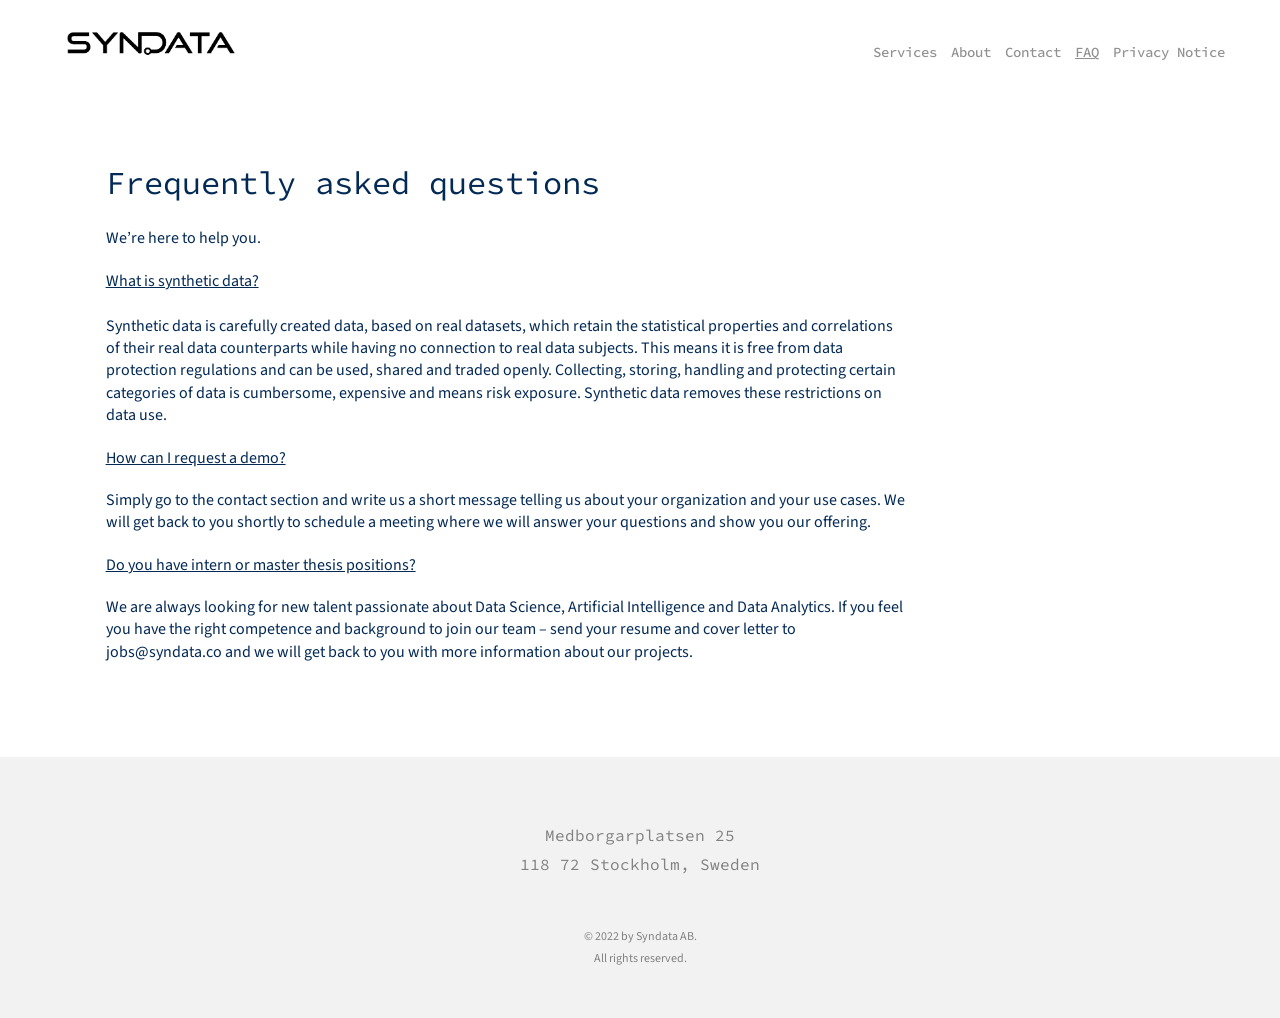
<file: faq.html>
<!DOCTYPE html>
<html lang="en">
<head>
    <meta charset="UTF-8">
    <meta name="viewport" content="width=device-width, initial-scale=1.0">
    <meta http-equiv="X-UA-Compatible" content="ie=edge">
    <link rel='icon' type='image/x-icon' href='favicon.ico' />
    <link rel="stylesheet" href="css/style.css">
    <link href="https://fonts.googleapis.com/css2?family=Source+Code+Pro:wght@600&family=Source+Sans+Pro:wght@300&display=swap" rel="stylesheet">
    <title>Syndata AB – FAQ</title>
</head>
<body>
    <div class="wrapper">
            <header class="container">
                <div class="logo">
                    <a href="index.html">
                        <img src="img/logo.jpg" alt="Logo">
                    </a>
                </div>
                <nav>
                    <a href="index.html#services">Services</a><a href="index.html#about">About</a><a href="index.html#contact">Contact</a><a href="faq.html" class="active">FAQ</a><a href="privacy-notice.html">Privacy Notice</a>
                </nav>
            </header>
        </div>
        <div class="page">
            <div class="main">
                
                <div class="container-top">
                    <div class="content-text privacy">
                        <h2>Frequently asked questions</h2>
                        <p>We’re here to help you.<br></p>
                        
                        <p><u>What is synthetic data?</u><br>
                        <br>Synthetic data is carefully created data, based on real datasets, which retain the statistical properties and correlations of their real data counterparts while having no connection to real data subjects. This means it is free from data protection regulations and can be used, shared and traded openly. Collecting, storing, handling and protecting certain categories of data is cumbersome, expensive and means risk exposure. Synthetic data removes these restrictions on data use.</p>
                        
                        <p><u>How can I request a demo?</u></p>
                        <p>Simply go to the contact section and write us a short message telling us about your organization and your use cases. We will get back to you shortly to schedule a meeting where we will answer your questions and show you our offering.</p>
                        
                        <p><u>Do you have intern or master thesis positions?</u></p>
                        <p>We are always looking for new talent passionate about Data Science, Artificial Intelligence and Data Analytics. If you feel you have the right competence and background to join our team – send your resume and cover letter to jobs@syndata.co and we will get back to you with more information about our projects.</p>
                    </div>
                </div>
               
                <section class="footer">
                    <footer>
                        <div class="mobile-only"><a href="faq.html">FAQ</a><a href="privacy-notice.html">Privacy Notice</a></div>
                        <p class="footer-text">Medborgarplatsen 25<br>118 72 Stockholm, Sweden</p>
                        <p class="copyright">© 2022 by Syndata AB.<br>All rights reserved.</p>
                    </footer>
                </section>
            </div>
        </div>
    </div>

</body>
</html>
</file>
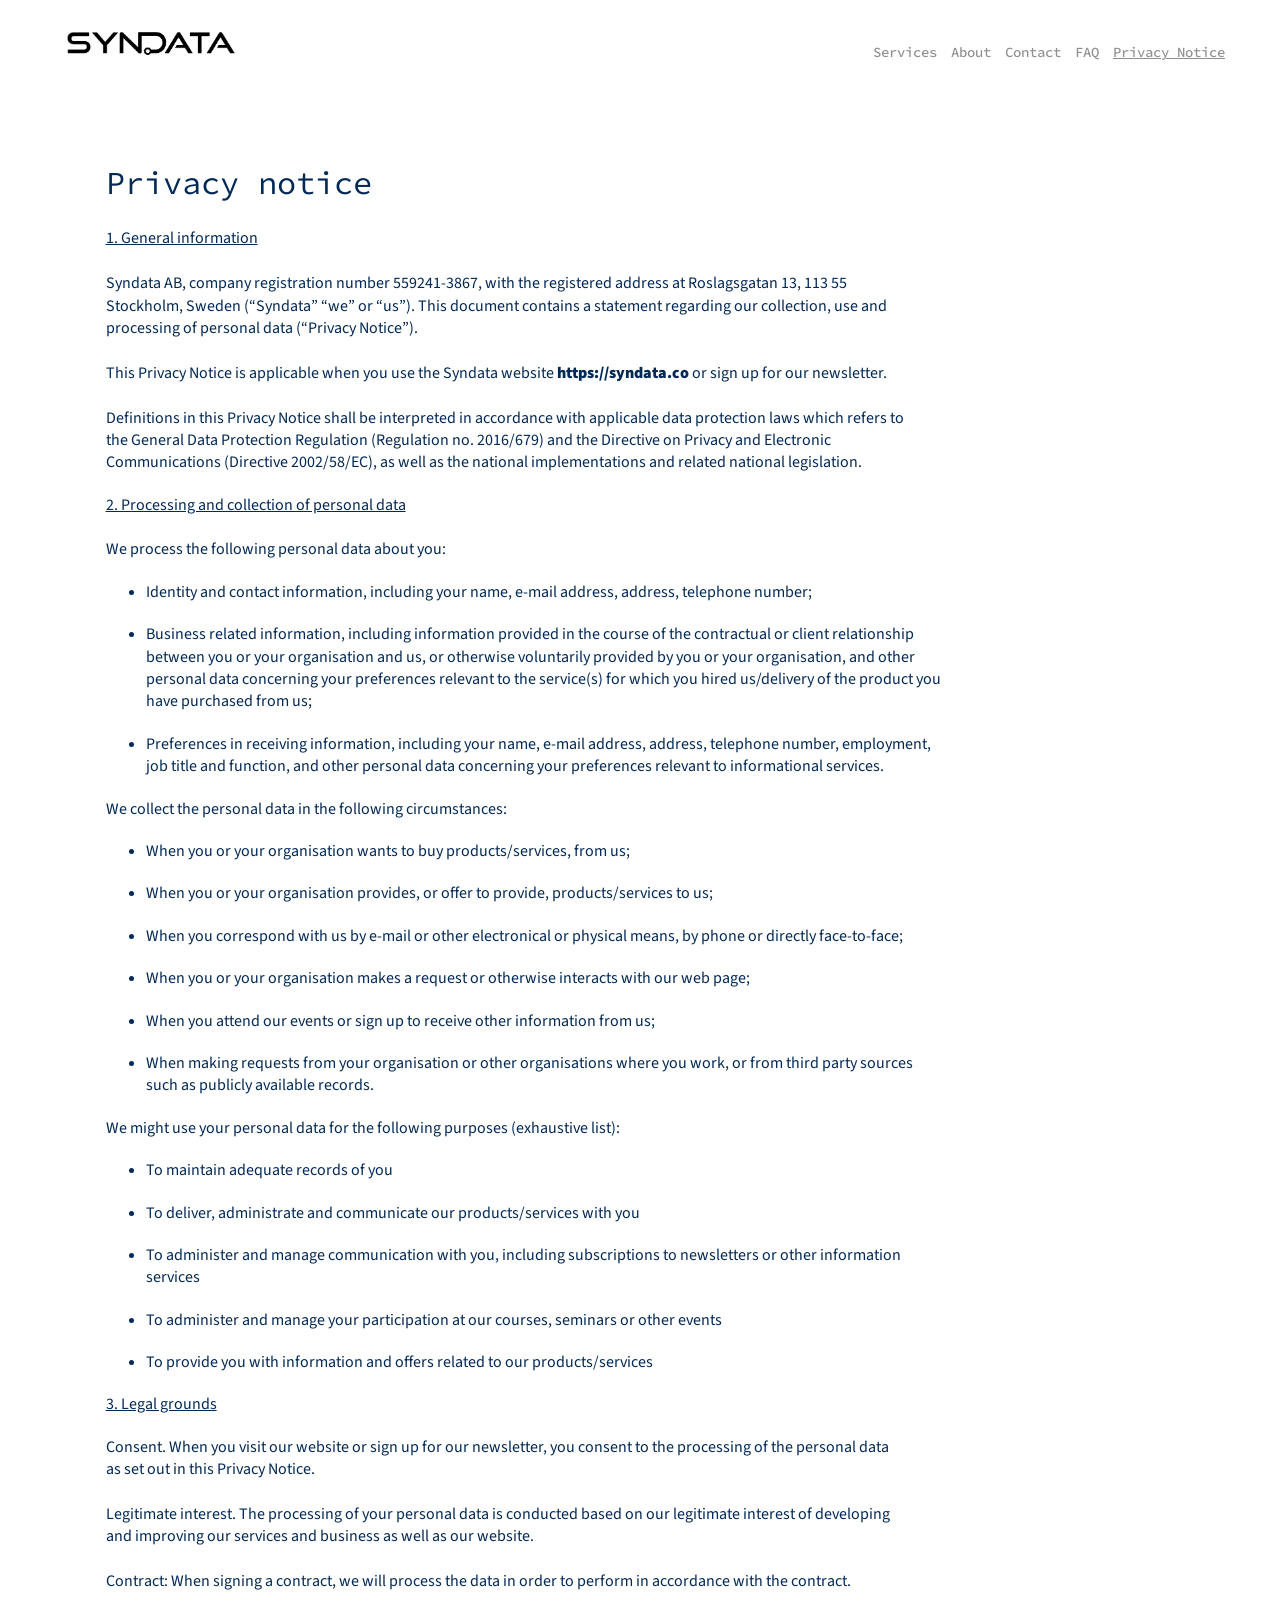
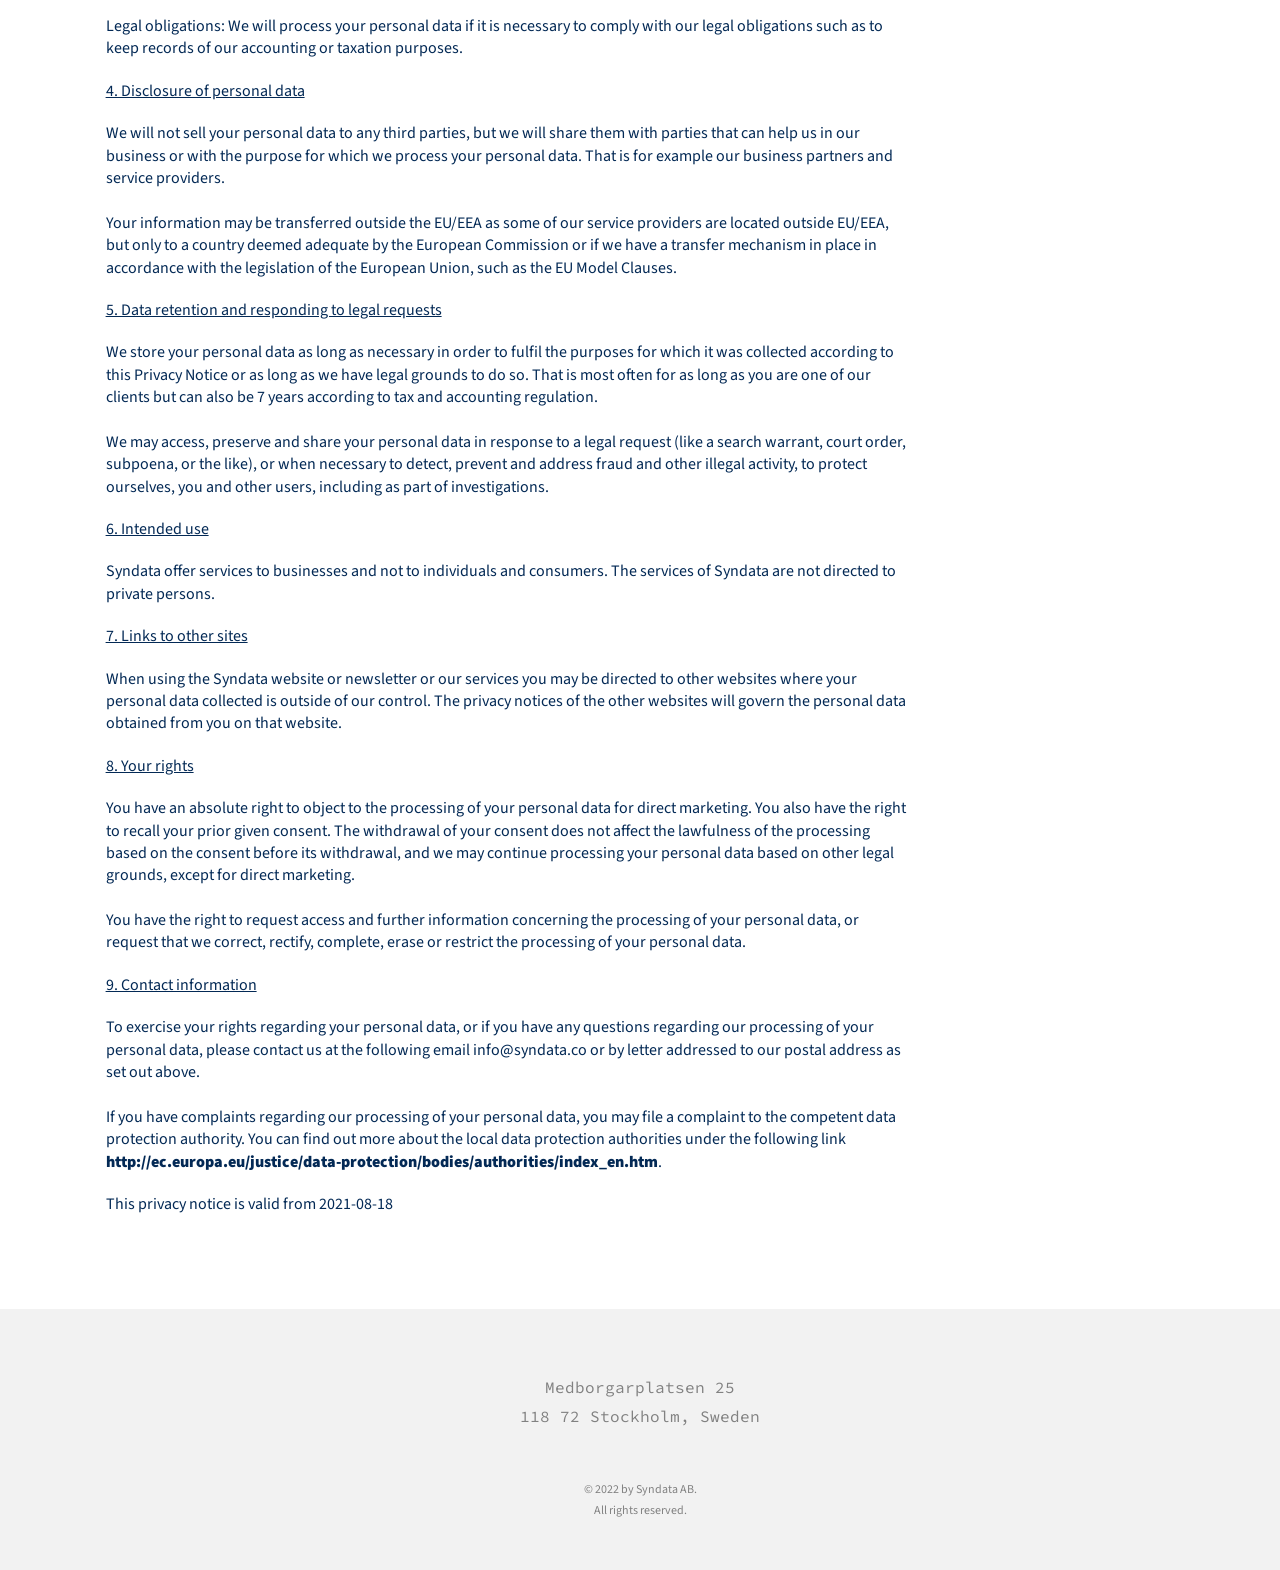
<file: privacy-notice.html>
<!DOCTYPE html>
<html lang="en">
<head>
    <meta charset="UTF-8">
    <meta name="viewport" content="width=device-width, initial-scale=1.0">
    <meta http-equiv="X-UA-Compatible" content="ie=edge">
    <link rel='icon' type='image/x-icon' href='favicon.ico' />
    <link rel="stylesheet" href="css/style.css">
    <link href="https://fonts.googleapis.com/css2?family=Source+Code+Pro:wght@600&family=Source+Sans+Pro:wght@300&display=swap" rel="stylesheet">
    <title>Syndata AB – Privacy Notice</title>
</head>
<body>
    <div class="wrapper">
            <header class="container">
                <div class="logo">
                    <a href="index.html">
                        <img src="img/logo.jpg" alt="Logo">
                    </a>
                </div>
                <nav>
                    <a href="index.html#services">Services</a><a href="index.html#about">About</a><a href="index.html#contact">Contact</a><a href="faq.html">FAQ</a><a href="privacy-notice.html" class="active">Privacy Notice</a>
                </nav>
            </header>
        </div>
        <div class="page">
            <div class="main">
                
                <div class="container-top">
                    <div class="content-text privacy">
                        <h2>Privacy notice</h2>
                        <p><u>1. General information</u><br>
                        <br>Syndata AB, company registration number 559241-3867, with the registered address at Roslagsgatan 13, 113 55 Stockholm, Sweden (“Syndata” “we” or “us”). This document contains a statement regarding our collection, use and processing of personal data (“Privacy Notice”).<br>
                        <br>This Privacy Notice is applicable when you use the Syndata website <a href="https://syndata.co">https://syndata.co</a> or sign up for our newsletter.<br>
                        <br>Definitions in this Privacy Notice shall be interpreted in accordance with applicable data protection laws which refers to the General Data Protection Regulation (Regulation no. 2016/679) and the Directive on Privacy and Electronic Communications (Directive 2002/58/EC), as well as the national implementations and related national legislation.
                        </p>
                        <p><u>2. Processing and collection of personal data</u><br>
                        <br>We process the following personal data about you:<br></p>
                        <ul>
                            <li>Identity and contact information, including your name, e-mail address, address, telephone number;</li>
                            <li>Business related information, including information provided in the course of the contractual or client relationship between you or your organisation and us, or otherwise voluntarily provided by you or your organisation, and other personal data concerning your preferences relevant to the service(s) for which you hired us/delivery of the product you have purchased from us;</li>
                            <li>Preferences in receiving information, including your name, e-mail address, address, telephone number, employment, job title and function, and other personal data concerning your preferences relevant to informational services.</li>
                        </ul>
                        <p>We collect the personal data in the following circumstances:</p>
                        <ul>
                            <li>When you or your organisation wants to buy products/services, from us;</li>
                            <li>When you or your organisation provides, or offer to provide, products/services to us;</li>
                            <li>When you correspond with us by e-mail or other electronical or physical means, by phone or directly face-to-face;</li>
                            <li>When you or your organisation makes a request or otherwise interacts with our web page;</li>
                            <li>When you attend our events or sign up to receive other information from us;</li>
                            <li>When making requests from your organisation or other organisations where you work, or from third party sources such as publicly available records.</li>
                        </ul>
                        <p>We might use your personal data for the following purposes (exhaustive list):</p>
                        <ul>
                            <li>To maintain adequate records of you</li>
                            <li>To deliver, administrate and communicate our products/services with you</li>
                            <li>To administer and manage communication with you, including subscriptions to newsletters or other information services</li>
                            <li>To administer and manage your participation at our courses, seminars or other events</li>
                            <li>To provide you with information and offers related to our products/services</li>
                        </ul>
                        <p><u>3. Legal grounds</u></p>
                        <p>Consent. When you visit our website or sign up for our newsletter, you consent to the processing of the personal data as set out in this Privacy Notice.<br>
                        <br>Legitimate interest. The processing of your personal data is conducted based on our legitimate interest of developing and improving our services and business as well as our website.<br>
                        <br>Contract: When signing a contract, we will process the data in order to perform in accordance with the contract.<br>
                        <br>Legal obligations: We will process your personal data if it is necessary to comply with our legal obligations such as to keep records of our accounting or taxation purposes.</p>
                        <p><u>4. Disclosure of personal data</u></p>
                        <p>We will not sell your personal data to any third parties, but we will share them with parties that can help us in our business or with the purpose for which we process your personal data. That is for example our business partners and service providers.<br>
                        <br>Your information may be transferred outside the EU/EEA as some of our service providers are located outside EU/EEA, but only to a country deemed adequate by the European Commission or if we have a transfer mechanism in place in accordance with the legislation of the European Union, such as the EU Model Clauses.</p>
                        <p><u>5. Data retention and responding to legal requests</u></p>
                        <p>We store your personal data as long as necessary in order to fulfil the purposes for which it was collected according to this Privacy Notice or as long as we have legal grounds to do so. That is most often for as long as you are one of our clients but can also be 7 years according to tax and accounting regulation.<br>
                        <br>We may access, preserve and share your personal data in response to a legal request (like a search warrant, court order, subpoena, or the like), or when necessary to detect, prevent and address fraud and other illegal activity, to protect ourselves, you and other users, including as part of investigations.</p>
                        <p><u>6. Intended use</u></p>
                        <p>Syndata offer services to businesses and not to individuals and consumers. The services of Syndata are not directed to private persons.</p>
                        <p><u>7. Links to other sites</u></p>
                        <p>When using the Syndata website or newsletter or our services you may be directed to other websites where your personal data collected is outside of our control. The privacy notices of the other websites will govern the personal data obtained from you on that website.</p>
                        <p><u>8. Your rights</u></p>
                        <p>You have an absolute right to object to the processing of your personal data for direct marketing. You also have the right to recall your prior given consent. The withdrawal of your consent does not affect the lawfulness of the processing based on the consent before its withdrawal, and we may continue processing your personal data based on other legal grounds, except for direct marketing.<br>
                        <br>You have the right to request access and further information concerning the processing of your personal data, or request that we correct, rectify, complete, erase or restrict the processing of your personal data.</p>
                        <p><u>9. Contact information</u></p>
                        <p>To exercise your rights regarding your personal data, or if you have any questions regarding our processing of your personal data, please contact us at the following email info@syndata.co or by letter addressed to our postal address as set out above.<br>
                        <br>If you have complaints regarding our processing of your personal data, you may file a complaint to the competent data protection authority. You can find out more about the local data protection authorities under the following link <a href="http://ec.europa.eu/justice/data-protection/bodies/authorities/index_en.htm" target="_blank">http://ec.europa.eu/justice/data-protection/bodies/authorities/index_en.htm</a>.</p>
                        <p>This privacy notice is valid from 2021-08-18</p>
                    </div>
                </div>
               
                <section class="footer">
                    <footer>
                        <div class="mobile-only"><a href="faq.html">FAQ</a><a href="privacy-notice.html">Privacy Notice</a></div>
                        <p class="footer-text">Medborgarplatsen 25<br>118 72 Stockholm, Sweden</p>
                        <p class="copyright">© 2022 by Syndata AB.<br>All rights reserved.</p>
                    </footer>
                </section>
            </div>
        </div>
    </div>

</body>
</html>
</file>
<file: css/style.css>
* {
  box-sizing: border-box;
}

html, body, div, span, h1, h2, h3, h4, h5, h6, p, blockquote, pre, address, em, q, strong, var, b, center, form, label, table, caption, thead, tr, th, td, article, aside, canvas, details, embed, figcaption, footer, header, menu, nav, output, ruby, section, summary, time, audio, video {
  margin: 0;
  padding: 0;
  border: 0;
  font-size: 100%;
  font: inherit;
  vertical-align: baseline;
  list-style: none;
}

.loader {
  position: relative;
  display: inline-block;
  margin: 0 12.5% 100px;
  width: 100px;
  height: 100px;
  border: 2px solid #0cf;
  border-radius: 50%;
  animation: spin 0.75s infinite linear;
}
.loader::before,
.loader::after {
  left: -2px;
  top: -2px;
  display: none;
  position: absolute;
  content: '';
  width: inherit;
  height: inherit;
  border: inherit;
  border-radius: inherit;
}

.loader-1 {
  border-top-width: 0;
}

a {
  color: inherit;
  font-weight: bold;
  text-decoration: none;
}

.container-top {
  width: 100%;
  margin: 0 auto;
  display: flex;
  flex: 1;
  padding: 2em 4em;
  height: auto;
  align-items: flex-start;
}

.container {
  width: 100%;
  margin: 0 auto;
  height: auto;
}

html {
  scroll-behavior: smooth;
}

.wrapper {
  margin: 0 auto;
}

.logo {
  width: 250px;
}

header {
  width: 100%;
  display: flex;
  justify-content: space-between;
  padding: 1.6rem 3rem 1.6rem 1.6rem;
}

header .nav {
  display: flex;
}

.main {
  height: 100%;
  position: relative;
  max-width: 1920px;
  margin: 0 auto;
}

.hero {
  width: 80%;
  position: relative;
  display: flex;
  justify-content: center;
  flex-direction: column;
  padding-right: 1em;
  align-self: center;
}

.hero h1 {
  width: 100%;
  max-width: 600px;
}

.animation {
  margin: 0;
  padding: 0;
  overflow: hidden;
}

.hexagon {
  width: 400px;
  height: 400px;
  background: #f8f5f5;
  position: absolute;
  top: 2%;
  left: 20%;
  overflow: hidden;
  transform: translate(-50%, -50%);
  clip-path: polygon(0% 50%, 25% 95%, 75% 95%, 100% 50%,  75% 5%, 25% 5%);
  clip-path: polygon(50% 0%, 95% 25%, 95% 75%, 50% 100%, 5% 75%, 5% 25%);
  animation: hexagonAnimation 60s infinite linear;
  opacity: 100%;
  z-index: -9999;
}


@keyframes hexagonAnimation {
0% {transform: translateX( -50% ) rotate( 0deg );}
100% {transform :translateX( -50% ) rotate( -360deg );}
}

.description {
  padding: 4em;
  height: auto;
  width: 100%;
  display: flex;
  flex-wrap: wrap;
  justify-content: center;
  text-align: center;
}

.dark {
  background: linear-gradient(to right, #032955, #4D6A88);
  color: #fff;
}

.light {
  background: linear-gradient(to right, #57728E, #7496B9);
  height: min-content;
  color: #fff;
}

input[type="email"], [type="text"] {
    width: 50%;
    height: 30px;
    border: 1px solid;
    border-radius: 4px;
  }

input[type="submit"] {
  text-decoration: none;
  border-radius: 4px;
  border: none;
  cursor: pointer;
  background-color: #FD5523;
  color: #fff;
  padding: 0.8em 2em;
  margin: 2em;
  transition: all 100ms ease-out;
  cursor: pointer;
  width: 25%;
}

button {
  text-decoration: none;
  border-radius: 4px;
  border: none;
  cursor: pointer;
  background-color: #FD5523;
  color: #fff;
  padding: 0.8em 2em;
  transition: all 100ms ease-out;
  cursor: pointer;
}

button:hover {
  background-color: #ff440a;
  transition-duration: .2s;
}

.container-top img {
  height: auto;
  max-width: 680px;
  justify-self: flex-start;
}


.column {
  display: flex;
  flex-grow: 1;
  flex-basis: 0;
  flex-direction: row;
  flex: 1;
  align-items: flex-start;
}

.team-column {
  display: flex;
  flex-grow: 1;
  flex-basis: 0;
  flex-direction: row;
  flex: 1;
  flex-wrap: wrap;
  align-items: flex-start;
  justify-content: center;
}

.row {
  display: flex;
  flex-direction: column;
  align-items: center;
}

.content-box {
  padding: 2.6em;
  background-color: #fff;
  margin: 1em;
  color: #032955;
  border-radius: 18px;
  text-align: left;
  filter: drop-shadow(0 0 30px rgba(18, 29, 58, 0.158));
  width: 100%;
}

.team-content-box {
  padding: 2.6em;
  background-color: #fff;
  margin: 1em;
  color: #032955;
  border-radius: 18px;
  text-align: left;
  filter: drop-shadow(0 0 30px rgba(18, 29, 58, 0.158));
  width: 25%;
}

.logo-box {
  margin: 1em;
  text-align: left;
  width: 100%;
}

.logo-box-sm {
  width: 50%;
}

.content-text {
  padding: 2.6em;
  color: #032955;
  background-color: #fff;
}

.img-right, .img-left {
  border-radius: 18px;
}

.img-right{
  margin-bottom: 64px;
}

.img-left {
  max-width: 800px;
}

section {
  max-width: 1920px;
  height: auto;
}
section nav {
  margin-bottom: 2.5rem;
}
section.footer {
  margin-bottom: 0;
  width: 100%;
  bottom: 0;
  background-color: #f2f2f2;
}

nav {
  display: flex;
  align-items: flex-end;
}

nav a {
  display: block;
  padding: 0.2em 0.5em;
  outline: none;
}


.desktop-only {
  display: inline;
}

.container img {
  width: 100%;
  max-width: 1920px;
  object-fit: cover;
}

.flex {
  display: flex;
}

.child {
  min-width: 50%;
}

.desktop-only {
  display: inline;
}


h1 {
  font-family: "Source Code Pro", monospace;
  font-size: 2.25rem;
  margin-bottom: 1.25rem;
  font-weight: 900;
}

h2 {
  font-family: "Source Code Pro", monospace;
  font-size: 2rem;
  margin-bottom: 1.5rem;
}

h3 {
  font-family: "Source Code Pro", monospace;
  font-size: 1.2rem;
  margin-bottom: 1rem;
}

h4 {
  font-family: "Source Code Pro", monospace;
  font-size: 0.8rem;
  margin-top: 0.5rem;
  margin-bottom: 0.5rem;
}

a {
  font-family: "Source Code Pro", monospace;
  font-weight: 500;
}
a:hover {
  color: #FD5523;
  cursor: pointer;
}

button {
  font-family: "Source Code Pro", monospace;
}

header {
  font-family: "Source Code Pro", monospace;
}

header p {
  font-size: 0.75rem;
  line-height: 1.225rem;
  margin-bottom: 2.5rem;
}

header a {
  font-size: 0.875rem;
  color: #909090;
}
header a:hover {
  text-decoration: underline;
  color: #FD5523;
}

p {
  font-family: "Source Sans Pro", sans-serif;
  line-height: 1.4rem;
  margin-bottom: 1.25rem;
  max-width: 800px;
}

li {
  font-family: "Source Sans Pro", sans-serif;
  line-height: 1.4rem;
  margin-bottom: 1.25rem;
  max-width: 800px;
}

.privacy a {
  font-family: "Source Sans Pro", sans-serif;
  font-weight: 900;
}

.active {
    text-decoration: underline;
}

.footer-text {
  font-family: "Source Code Pro", monospace;
  font-size: 1rem;
  color: #818181;
  line-height: 1.8;
  margin-bottom: 1rem;
  text-align: center;
  margin: 0 auto;
  padding-top: 4em;
}

.copyright {
  font-family: "Source Sans Pro", sans-serif;
  font-size: 0.75rem;
  color: #818181;
  line-height: 1.8;
  padding: 4em 0;
  text-align: center;
  margin: 0 auto;
}

.mobile-only {
  display: none;
  width: 100%;
}

@media screen and (max-width: 1200px) {
  
  .desktop-only {
    display: none;
  }
}

@media screen and (max-width: 1000px) {
  
  .hero {
    width: 100%;
  }

  .column {
    flex-direction: column;
    align-items: center;
  }

  .team-column {
    flex-wrap: nowrap;
    flex-direction: column;
    align-items: center;

  }

  .container-top {
    flex-direction: column;
    padding: 4em 2em;
  }

  .img-left {
    width: 100%;
  }

  .description {
    padding: 4em 1em;
  }

  .content-text {
    padding: 2.6em 0;
  }

  .content-box {
    width: 100%;
  }

  .team-content-box {
    width: 100%;
  }

  .logo-box {
    width: 30%;
  }

  .logo-box-sm {
    width: 15%;
  }
}

@media screen and (max-width: 900px) {
  
  nav {
    display: none;
  }

  h1 {
    font-size: 2.25rem;
  }

  h2 {
    font-size: 1.75rem;
  }

  h3 {
    font-size: 1.75rem;
  }

  p {
    font-size: 1.2rem;
    line-height: 1.2em;
    max-width: 34rem;
  }

  .logo {
    margin: 0 auto;
  }

  .mobile-only {
    display: flex;
    flex-direction: column;
    justify-content: center;
  }

  .mobile-only a {
    padding-top: 2em;
    text-align: center;
  }

}

@keyframes spin {
  from {
    transform: rotate(0deg);
  }
  to {
    transform: rotate(360deg);
  }
}
</file>
